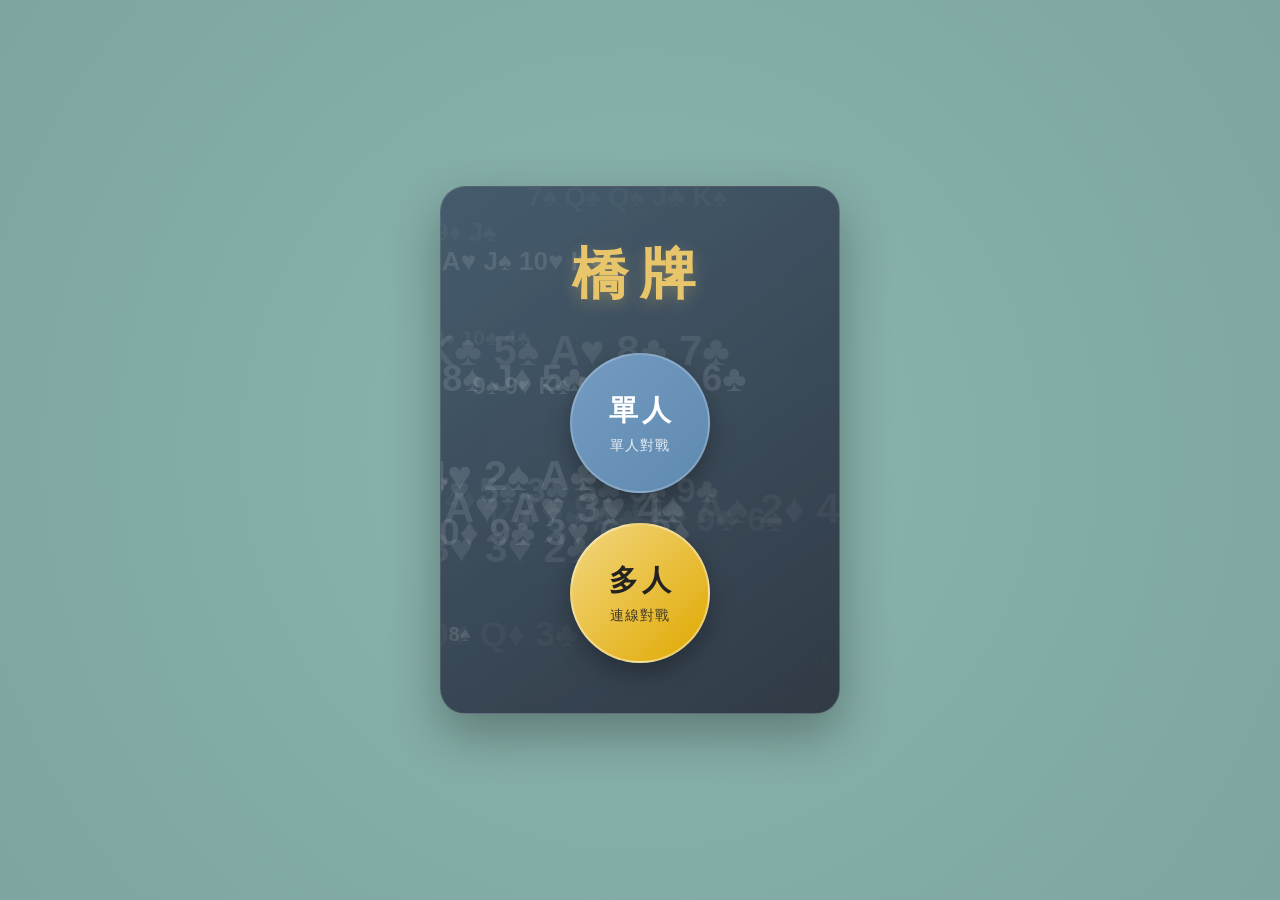
<file: index.html>
<!DOCTYPE html>
<html lang="zh-Hant">
<head>
    <meta charset="UTF-8">
    <meta name="viewport" content="width=device-width, initial-scale=1.0, maximum-scale=1.0, user-scalable=no">
    <title>橋牌 - 入口</title>
    
    <link rel="stylesheet" href="css/main.css">
</head>
<body>

    <div class="main-menu">
        <div class="menu-card">
            <div id="card-stream-container"></div>
            <div class="title-area">
                <h1>橋牌</h1>
            </div>

            <div class="button-group">
                
                <button class="circle-btn btn-single" onclick="window.location.href='one_people.html'">
                    <span class="main-text">單人</span>
                    <span class="sub-text">單人對戰</span>
                </button>

                <button class="circle-btn btn-multi" onclick="window.location.href='lobby.html'">
                    <span class="main-text">多人</span>
                    <span class="sub-text">連線對戰</span>
                </button>

            </div>
        </div>
    </div>

    <script src="js/index.js"></script>
</body>
</html>
</file>
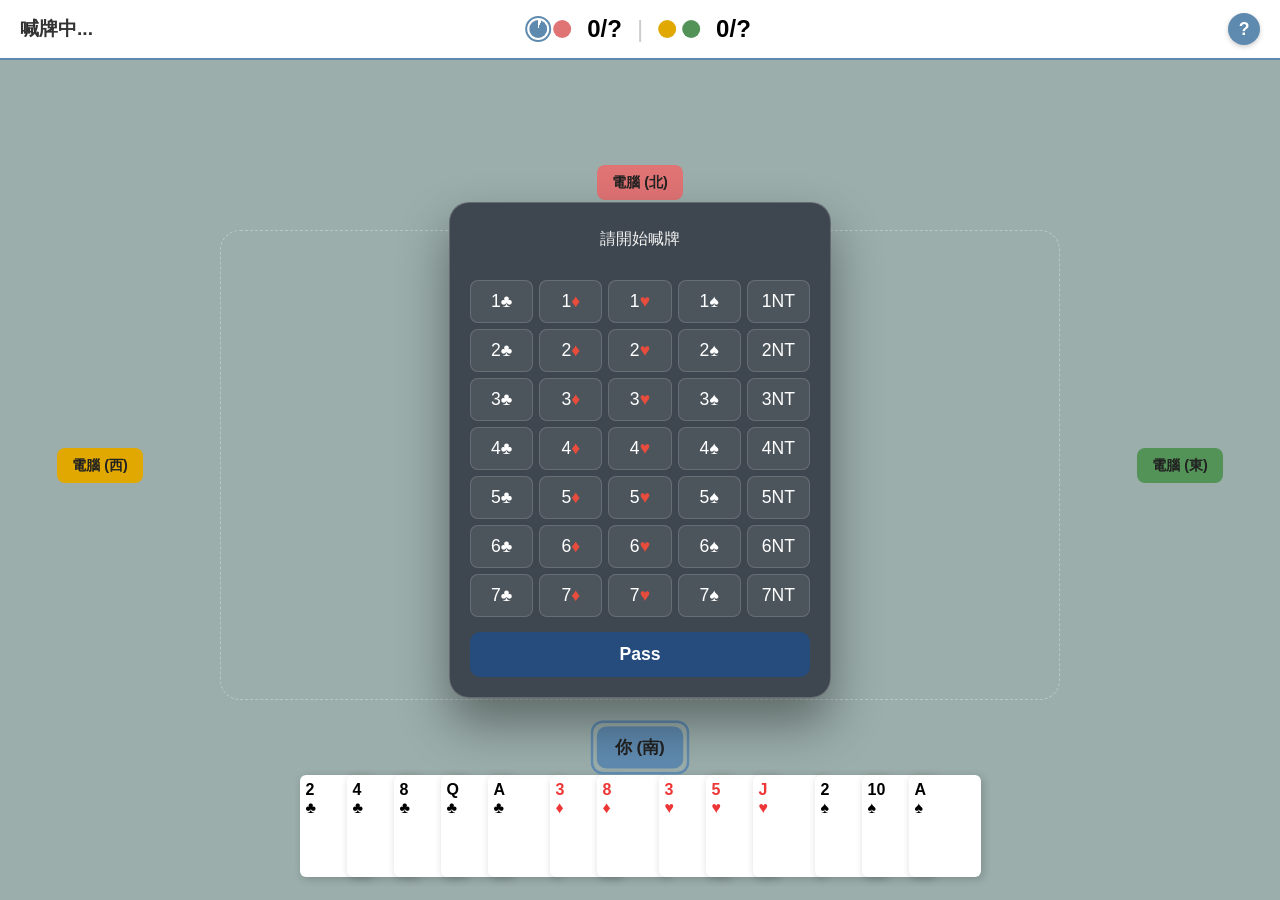
<file: one_people.html>
<!DOCTYPE html>
<html lang="zh-Hant">
<head>
    <meta charset="UTF-8">
    <meta name="viewport" content="width=device-width, initial-scale=1.0, maximum-scale=1.0, user-scalable=no">
    <title>橋牌單人模式 - 專業競技版</title>
    <link rel="stylesheet" href="css/main.css">
    <link rel="stylesheet" href="css/game.css">
</head>
<body>

    <div id="loading" class="waiting-overlay">
        <h2>遊戲準備中... 洗牌發牌中...</h2>
    </div>

<div class="top-nav-bar">
        
        <div class="game-status nav-left">
            <span id="contract-display">喊牌中...</span> 
        </div>

        <div class="teams-container nav-center">
            <div class="team-info">
                <div class="dot bg-blue" id="dot-south"></div>
                <div class="dot bg-red" id="dot-north"></div>
                <span class="team-text" id="score-ns-text"> 0/?</span>
            </div>
            
            <span class="nav-divider">|</span>
            
            <div class="team-info">
                <div class="dot bg-yellow" id="dot-west"></div>
                <div class="dot bg-green" id="dot-east"></div>
                <span class="team-text" id="score-ew-text"> 0/?</span>
            </div>
        </div>
        
        <div class="nav-right">
            <button id="btn-rules" class="btn-rules">?</button>
        </div>

    </div>

    <div id="rules-overlay" class="rules-modal">
        <h3 style="margin-top:0; color:var(--premium-gold); text-align:center;">遊戲規則</h3>
        <ul style="padding-left: 20px; line-height: 1.6; font-size: 0.95rem; margin-bottom:0;">
            <li><b>喊牌階段</b>：依序出價，最高者成為莊家，決定王牌花色。</li>
            <li><b>打牌階段</b>：必須跟隨第一家打出的花色。無該花色時才可出其他牌或王牌。</li>
            <li><b>王牌最大</b>：若有人出王牌，則王牌點數最大者贏得該墩。</li>
            <li><b>勝利方式</b>：達到指定墩數時，立即勝利。</li>
            <li><b>燒線機制</b>：時間到時，系統將自動幫你出牌！</li>
        </ul>
    </div>

    <div id="bidding-modal">
        <div id="bidding-history">等待喊牌...</div>
        <div class="bid-grid" id="bid-buttons-container"></div>
        <button class="bid-btn pass-btn" id="btn-pass" onclick="submitBid('Pass')">Pass</button>
    </div>

    <div class="table-container">
        
        <div class="player-slot pos-top">
            <div class="player-info" id="label-top">等待中...</div>
            <div class="trick-pile pile-top" id="pile-top">0</div>
        </div>
        
        <div class="player-slot pos-left">
            <div class="player-info" id="label-left">等待中...</div>
            <div class="trick-pile pile-left" id="pile-left">0</div>
        </div>
        
        <div class="center-field" id="table-center">
            <div class="play-slot slot-north" id="slot-north"></div>
            <div class="play-slot slot-west" id="slot-west"></div>
            <div class="play-slot slot-east" id="slot-east"></div>
            <div class="play-slot slot-south" id="slot-south"></div>
        </div>
        
        <div class="player-slot pos-right">
            <div class="player-info" id="label-right">等待中...</div>
            <div class="trick-pile pile-right" id="pile-right">0</div>
        </div>
        
        <div class="player-slot pos-bottom">
            <div class="player-info" id="label-bottom">- (你)</div>
            <div class="trick-pile pile-bottom" id="pile-bottom">0</div>
            <div class="hand-area" id="my-hand"></div>
        </div>
        
    </div>

    <div id="victory-overlay">
        <div class="victory-card">
            <h1 id="victory-title">Victory</h1>
            
            <div class="v-teams-container">
                <div class="v-team-info">
                    <div class="dot bg-blue"></div>
                    <div class="dot bg-red"></div>
                    <span class="v-team-text" id="v-score-ns-text">1/13</span>
                </div>
                
                <span class="v-nav-divider">|</span>
                
                <div class="v-team-info">
                    <div class="dot bg-yellow"></div>
                    <div class="dot bg-green"></div>
                    <span class="v-team-text" id="v-score-ew-text">1/1</span>
                </div>
            </div>

            <div class="v-review-container">
                <div class="v-review-scrollarea" id="review-scrollarea">    
                </div>
            </div>
            
            <button class="btn-action btn-again" id="btn-again" onclick="setupNewDeck()">再來一場</button>
            <button id="btn-lobby" class="btn-lobby" onclick="window.location.href='index.html'">回主畫面</button>
        </div>
    </div>
    
    <script src="js/bridge_rule.js"></script>
    <script src="js/computer.js"></script>
    <script src="js/one_people.js"></script>
</body>
</html>
</file>
<file: css/main.css>
/* ==========================================
   橋牌大廳 - 入口樣式 (index.css)
   包含：純淨架構、莫蘭迪灰湖綠底色、上下圓形雙按鈕
========================================== */

:root {
    /* 🌟 完美同步 game.css 的莫蘭迪色系 */
    --premium-bg: #7EA59F;      /* 灰湖綠底色 */
    --premium-dark: #2c3440;    /* 質感深藍灰 */
    --premium-gold: #e8c56a;    /* 柔和金 */
    --text-soft: #f0f0f0;
    
    /* 四家專屬顏色 (用於按鈕搭配) */
    --team-blue: #5F8AAF;       /* 丹寧藍 */
    --team-yellow: #E0A800;     /* 琥珀黃 */
}

body, html {
    height: 100%; margin: 0;
    overflow: hidden;
    font-family: "PingFang TC", "Microsoft JhengHei", sans-serif;
    /* 🌟 同步遊戲桌面的微立體漸層背景 */
    background: radial-gradient(circle, #8bb5af 0%, #7EA59F 100%);
    color: var(--text-soft);
}

.main-menu {
    display: flex; flex-direction: column;
    justify-content: center; align-items: center;
    height: 100dvh;
    padding: 20px;
    box-sizing: border-box;
}

/* 🌟 尊爵卡片容器 (莫蘭迪深色毛玻璃) */
.menu-card {
    background: linear-gradient(145deg, rgba(58, 77, 99, 0.85) 0%, rgba(44, 52, 64, 0.95) 100%);
    border-radius: 25px;
    border: 1px solid rgba(255, 255, 255, 0.15);
    padding: 50px 30px;
    box-shadow: 0 20px 50px rgba(0,0,0,0.3);
    backdrop-filter: blur(10px);
    
    display: flex;
    flex-direction: column;
    align-items: center;
    gap: 40px; 
    width: 100%;
    max-width: 400px;
    box-sizing: border-box;
}

/* 標題區 */
.title-area { text-align: center; }
.title-area h1 { 
    font-size: 3.5rem; 
    color: var(--premium-gold); 
    margin: 0; 
    letter-spacing: 12px; 
    font-weight: 900; 
    text-shadow: 0 5px 15px rgba(232, 197, 106, 0.3);
}

/* 🌟 按鈕區：上下垂直置中排列 */
.button-group { 
    display: flex;
    flex-direction: column;
    align-items: center;
    gap: 30px; 
    width: 100%;
}

/* 🌟 圓形大按鈕基礎設計 */
.circle-btn {
    width: 140px;       /* 寬高相等，形成正圓 */
    height: 140px;
    border-radius: 50%; 
    border: none;
    display: flex;
    flex-direction: column;
    justify-content: center;
    align-items: center;
    cursor: pointer;
    transition: all 0.3s cubic-bezier(0.25, 0.8, 0.25, 1.2); /* 微彈跳動畫 */
    box-shadow: 0 10px 25px rgba(0, 0, 0, 0.3);
    text-decoration: none;
}

/* 滑鼠移上去的浮起特效 */
.circle-btn:hover {
    transform: translateY(-5px) scale(1.05);
}

/* 點擊壓下的特效 */
.circle-btn:active {
    transform: translateY(2px) scale(0.95);
    box-shadow: 0 5px 10px rgba(0, 0, 0, 0.3);
}

/* 圓形按鈕內的文字 */
.circle-btn .main-text {
    font-size: 1.8rem;
    font-weight: bold;
    letter-spacing: 4px;
    margin-bottom: 5px;
    margin-right: -4px; /* 修正 letter-spacing 造成的視覺不置中 */
}

.circle-btn .sub-text {
    font-size: 0.9rem;
    opacity: 0.85;
    letter-spacing: 1px;
}

/* 🌟 單人模式按鈕 (套用南家的丹寧藍) */
.btn-single {
    background: linear-gradient(135deg, #749bc2, var(--team-blue));
    color: white;
    border: 2px solid rgba(255,255,255,0.2);
}
.btn-single:hover {
    box-shadow: 0 12px 30px rgba(95, 138, 175, 0.5);
}

/* 🌟 多人模式按鈕 (套用西家的琥珀黃) */
.btn-multi {
    background: linear-gradient(135deg, #f2d780, var(--team-yellow));
    color: #222; /* 黃色底配深色字才清楚 */
    border: 2px solid rgba(255,255,255,0.4);
}
.btn-multi:hover {
    box-shadow: 0 12px 30px rgba(224, 168, 0, 0.4);
}
/* ==========================================
   🌟 背景撲克牌流動特效
========================================== */

/* 1. 確保卡片可以關住特效，牌不會跑到湖綠色背景上 */
.menu-card {
    position: relative; 
    overflow: hidden; 
}

/* 2. 確保原本的標題跟按鈕不會被撲克牌蓋住 */
.title-area, .button-group {
    position: relative;
    z-index: 1; 
}

/* 3. 特效容器設定 */
#card-stream-container {
    position: absolute;
    top: 0; left: 0; width: 100%; height: 100%;
    z-index: 0; /* 墊在文字底下，背景之上 */
    pointer-events: none; /* 絕對不能擋到滑鼠點擊 */
}

/* 4. 單條撲克牌流的基礎樣式 */
.floating-card-stream {
    position: absolute;
    font-size: 1.8rem;
    font-weight: bold;
    color: rgb(255, 255, 255); /* 非常低調的半透明白色，不搶戲 */
    white-space: nowrap;
}

/* 5. 動畫：由左上到右下 */
@keyframes flow-diagonal {
    0% { transform: translate(-50%, -50%) rotate(25deg); opacity: 0; }
    10% { opacity: 1; }
    90% { opacity: 1; }
    100% { transform: translate(150%, 150%) rotate(25deg); opacity: 0; }
}

/* 6. 動畫：正左到正右 */
@keyframes flow-horizontal {
    0% { transform: translateX(-50%); opacity: 0; }
    10% { opacity: 1; }
    90% { opacity: 1; }
    100% { transform: translateX(150%); opacity: 0; }
}

/* 針對小螢幕手機微調 */
@media screen and (max-width: 380px) {
    .title-area h1 { font-size: 2.8rem; letter-spacing: 8px; }
    .menu-card { padding: 30px 20px; gap: 30px; }
    .circle-btn { width: 120px; height: 120px; }
    .circle-btn .main-text { font-size: 1.5rem; }
    .circle-btn .sub-text { font-size: 0.8rem; }
}
</file>
<file: css/game.css>
/* ==========================================
   橋牌單人模式 - 專業競技版 CSS
   包含：灰湖綠質感底色、專屬四家配色、絕對置中導覽列、時鐘燒線
========================================== */

/* --- 0. 全域變數設定 (莫蘭迪灰湖綠特調版) --- */
:root {
    --best-glow: #f0d086;       
    --premium-gold: #e8c56a;    /* 配合黃色的柔和質感金 */
    --premium-dark: #2c3440;    /* 彈窗使用的深藍灰色，與湖綠底色完美對比 */
    
    /* 🌟 指定底色：灰湖綠 */
    --premium-bg: #9baeab;      
    
    --text-soft: #f0f0f0;
    --text-muted: #a6b3c9;
    
    --bg-light: #ffffff;        /* 導覽列：純白 */
    --line-purple: #5F8AAF;     /* UI 按鈕主色：借用丹寧藍來達到畫面統一 */
    
    /* 🌟 指定四家專屬顏色 */
    --team-blue: #5F8AAF;       /* 南家：丹寧藍 */
    --team-red: #E07374;        /* 北家：珊瑚粉 */
    --team-yellow: #E0A800;     /* 西家：琥珀黃 */
    --team-green: #539357;      /* 東家：海綠色 */
}

/* --- 1. 基礎環境設定 --- */
body, html { 
    overflow: hidden; 
    background-color: var(--premium-bg); 
    height: 100%; 
    width: 100%;
    margin: 0; padding: 0;
    font-family: "PingFang TC", "Microsoft JhengHei", sans-serif;
}
.waiting-overlay { 
    position: fixed; top: 0; left: 0; width: 100%; height: 100%; 
    background: rgba(44, 52, 64, 0.95); display: flex; flex-direction: column; 
    justify-content: center; align-items: center; z-index: 1000; color: white;
}

/* ==========================================
   2. 頂部導覽列 (絕對置中版 + 規則按鈕)
========================================== */
.top-nav-bar {
    position: absolute; top: 0; left: 0; width: 100%; height: 60px;
    background: var(--bg-light); 
    border-bottom: 2px solid var(--line-purple);
    display: flex; align-items: center;
    padding: 0 20px; box-sizing: border-box;
    color: #000; z-index: 9999;
}

/* 導覽列左右與置中排版 */
.nav-left { flex: 1; display: flex; justify-content: flex-start; }
.nav-right { flex: 1; display: flex; justify-content: flex-end; align-items: center; }
.nav-center {
    position: absolute; left: 50%; transform: translateX(-50%);
    display: flex; align-items: center; justify-content: center;
}

/* 導覽列文字與隱藏舊版 */
.game-status { display: flex; align-items: center; font-size: 1.2rem; color: #333; font-weight: bold; }
.team-info { display: flex; align-items: center; }
.nav-divider { color: #ccc; margin: 0 15px; font-weight: 300; font-size: 1.5rem; }
.team-text { margin-left: 10px; font-size: 1.5rem; font-weight: bold; }
.status-bar { display: none !important; } 

/* 規則按鈕與浮窗 */
.btn-rules {
    width: 32px; height: 32px; border-radius: 50%;
    background-color: var(--line-purple); color: white; border: none;
    font-weight: bold; font-size: 1.1rem; cursor: pointer;
    box-shadow: 0 2px 5px rgba(0,0,0,0.2); transition: transform 0.2s, background 0.2s;
    display: flex; justify-content: center; align-items: center;
}
.btn-rules:active, .btn-rules:hover { background-color: var(--premium-gold); transform: scale(1.1); }

.rules-modal {
    display: none; position: fixed; top: 65px; right: 15px;
    width: 280px; background: rgba(44, 52, 64, 0.95);
    border: 2px solid var(--premium-gold); border-radius: 12px;
    padding: 15px; color: white; z-index: 100000;
    box-shadow: 0 10px 30px rgba(0,0,0,0.5); backdrop-filter: blur(10px);
    pointer-events: none; 
}

/* 導覽列圓點與閃爍 */
.dot { width: 18px; height: 18px; border-radius: 50%; border: none; margin-right: 6px; position: relative; }
.bg-blue { background-color: var(--team-blue); }
.bg-red { background-color: var(--team-red); }
.bg-yellow { background-color: var(--team-yellow); }
.bg-green { background-color: var(--team-green); }

/* 時鐘燒線圓餅特效 */
.dot.burning { 
    background-image: conic-gradient(white var(--burn-pct, 0%), transparent var(--burn-pct, 0%)); 
}

.dot-active { z-index: 10; }
.dot-active::after {
    content: ''; position: absolute;
    top: -4px; left: -4px; right: -4px; bottom: -4px; 
    border-radius: 50%; border: 2px solid; 
    animation: ring-blink 0.6s infinite alternate; 
}
.dot-active#dot-south::after { border-color: var(--team-blue); }
.dot-active#dot-north::after { border-color: var(--team-red); }
.dot-active#dot-west::after { border-color: var(--team-yellow); }
.dot-active#dot-east::after { border-color: var(--team-green); }

/* ==========================================
   3. 桌面佈局與玩家資訊框
========================================== */
.table-container { 
    display: grid; width: 100%; height: calc(100% - 60px); margin-top: 60px; 
    
    background: var(--premium-bg); 
    
    grid-template-columns: 200px 1fr 200px; grid-template-rows: 150px 1fr 180px; 
    box-sizing: border-box;
}
.player-slot { position: relative; display: flex; flex-direction: column; justify-content: center; align-items: center; width: 100%; }

.pos-top { grid-column: 2; grid-row: 1; align-self: end; }
.pos-bottom { grid-column: 2; grid-row: 3; align-self: start; }
.pos-left { grid-column: 1; grid-row: 2; }
.pos-right { grid-column: 3; grid-row: 2; }

/* 玩家名字框 */
.player-info { 
    padding: 8px 15px; border-radius: 8px; font-size: 0.9rem; margin: 10px; 
    text-align: center; z-index: 10; transition: all 0.5s ease;
    font-weight: bold; text-shadow: none; position: relative; 
}
#label-top { background-color: var(--team-red); color: #222; }
#label-bottom { background-color: var(--team-blue); color: #222; }
#label-left { background-color: var(--team-yellow); color: #222; } /* 琥珀黃很亮，保持深色字 */
#label-right { background-color: var(--team-green); color: #222; }

.active-turn { transform: scale(1.2); }
.active-turn::after {
    content: ''; position: absolute;
    top: -5px; left: -5px; right: -5px; bottom: -5px; 
    border-radius: 10px; border: 2px solid; 
    animation: ring-blink 0.6s infinite alternate; 
}
#label-top.active-turn::after { border-color: var(--team-red); }   
#label-bottom.active-turn::after { border-color: var(--team-blue); } 
#label-left.active-turn::after { border-color: var(--team-yellow); }   
#label-right.active-turn::after { border-color: var(--team-green); } 

@keyframes ring-blink {
    0% { opacity: 0; transform: scale(0.85); } 
    100% { opacity: 1; transform: scale(1); }  
}

/* ==========================================
   4. 中央戰場與出牌槽位
========================================== */
.center-field {
    grid-column: 2; grid-row: 2; position: relative; 
    /* 🌟 在湖綠底色上，白色虛線稍微加深透明度會更好看 */
    border: 1px dashed rgba(255,255,255,0.3); 
    margin: 20px; border-radius: 20px;
}
.play-slot {
    position: absolute; width: 60px; height: 90px;
    border: 1px dashed rgba(255,255,255,0.3); border-radius: 6px;
    display: flex; justify-content: center; align-items: center;
}
.slot-north  { top: 5%; left: 50%; transform: translateX(-50%); }
.slot-south  { bottom: 5%; left: 50%; transform: translateX(-50%); }
.slot-west   { left: 40%; top: 50%; transform: translateY(-50%); }
.slot-east   { right: 40%; top: 50%; transform: translateY(-50%); }

/* ==========================================
   5. 卡片、手牌與動畫特效
========================================== */
.hand-area { 
    display: flex; justify-content: center; align-items: center; 
    width: 100%; height: 100%; padding: 0 10px; box-sizing: border-box; 
    --overlap: -25px; --suit-gap: 15px; 
}
.card { 
    width: 60px; height: 90px; background: #ffffff; border-radius: 6px; 
    box-shadow: 2px 2px 8px rgba(0,0,0,0.2); color: black; 
    display: flex; flex-direction: column; padding: 6px; font-weight: bold; 
    cursor: pointer; user-select: none; position: relative;
    margin-left: calc(var(--overlap) * var(--card-count-factor, 1));
    transition: transform 0.25s cubic-bezier(0.18, 0.89, 0.32, 1.28), margin-left 0.4s ease-out, filter 0.3s, opacity 0.3s;
}
.card:first-child { margin-left: 0 !important; }
.card.red { color: rgb(238, 54, 54); } 
.card.suit-gap { margin-left: calc((var(--overlap) * var(--card-count-factor, 1)) + var(--suit-gap)) !important; }

/* 狀態卡片 */
.card.selected { transform: translateY(-45px) scale(1.15) !important; z-index: 1000 !important; border: 2px solid var(--premium-gold); box-shadow: 0 15px 30px rgba(0,0,0,0.4); }
.card.disabled { 
    opacity: 0.45; /* 讓整張牌變半透明 */
    filter: brightness(0.85); /* 稍微調暗，但絕不使用灰階，確保紅色鮮豔 */
    pointer-events: none; /* 禁用點擊 */
    transform: translateY(15px); /* 保持下沉效果 */
    box-shadow: none; 
}
/* 出牌與收牌動畫 */
.table-card { 
    position: absolute !important; top: 0; left: 0; margin: 0 !important;
    animation: card-drop 0.4s cubic-bezier(0.175, 0.885, 0.32, 1.275) forwards;
}
.card.flying { 
    transition: all 0.6s cubic-bezier(0.5, 0, 0.5, 1); 
    position: fixed !important; z-index: 9999 !important; pointer-events: none;
}
@keyframes card-drop {
    0% { transform: scale(1.5); opacity: 0; box-shadow: 0 20px 40px rgba(0,0,0,0.3); }
    100% { transform: scale(1); opacity: 1; box-shadow: 2px 2px 8px rgba(0,0,0,0.2); }
}

/* 最強牌心跳縮放特效 */
.best-card {
    border: none !important; box-shadow: none !important; z-index: 100 !important; 
    animation: best-heartbeat 1s infinite ease-in-out; 
}
@keyframes best-heartbeat {
    0%   { transform: scale(1); }
    25%  { transform: scale(1.15); } 
    50%  { transform: scale(1); }
    100% { transform: scale(1); }
}

/* ==========================================
   6. 喊牌面板 (Bidding Modal)
========================================== */
#bidding-modal {
    position: absolute; top: 50%; left: 50%; transform: translate(-50%, -50%);
    background: rgba(57, 65, 74, 0.95) ;
    border: 1px solid rgba(255, 255, 255, 0.2); border-radius: 20px; padding: 20px; z-index: 2000; 
    color: var(--text-soft); text-align: center;
    box-shadow: 0 25px 50px rgba(0, 0, 0, 0.4); backdrop-filter: blur(15px);
    width: 340px; max-width: 85vw;
}
#bidding-history { display: flex; flex-wrap: wrap; justify-content: center; align-items: center; gap: 8px; margin-bottom: 25px; line-height: 2; }
.bid-grid { display: grid; grid-template-rows: repeat(7, 1fr); grid-template-columns: repeat(5, 1fr); gap: 6px; margin-bottom: 15px; }
.bid-btn { padding: 10px 5px; background: rgba(255,255,255,0.08); border: 1px solid rgba(255,255,255,0.15); color: white; border-radius: 8px; cursor: pointer; transition: 0.2s; font-size: 1.1rem;}
.bid-btn:disabled { opacity: 0.2; filter: grayscale(100%); }

/* 🌟 Pass 按鈕改為純色 */
.pass-btn { 
    width: 100%; 
    background-color: rgba(35, 76, 126, 0.95); /* 改成純色丹寧藍 */
    border: none; padding: 12px; font-size: 1.1rem; 
    border-radius: 10px; color: white; font-weight: bold; 
    cursor: pointer; transition: 0.2s;
}
.pass-btn:active { transform: scale(0.95); opacity: 0.8; }
/* ==========================================
   7. 勝利結算與質感復盤
========================================== */
#victory-overlay { 
    position: fixed; top: 0; left: 0; width: 100vw; height: 100vh; 
    background: rgba(0, 0, 0, 0.6); display: none; justify-content: center; align-items: center; 
    z-index: 3000; backdrop-filter: blur(8px); opacity: 0; transition: opacity 1s; 
}
#victory-overlay.show { display: flex; opacity: 1; }
.victory-card { 
    background: linear-gradient(145deg, rgba(58, 77, 99, 0.95) 0%, rgba(44, 52, 64, 0.98) 100%);
    border: 2px solid var(--premium-gold); border-radius: 20px; 
    padding: 30px 20px 25px; text-align: center; color: white; 
    box-shadow: 0 10px 40px rgba(0,0,0,0.5); width: 320px; max-width: 90vw;
    animation: popInAndGlow 0.8s forwards; 
}

@keyframes popInAndGlow {
    0% { transform: scale(0.8); opacity: 0; }
    100% { transform: scale(1); opacity: 1; box-shadow: 0 0 40px rgba(232, 197, 106, 0.25); }
}

#victory-title { font-size: 3.2rem; margin: 0 0 15px 0; font-weight: 900; letter-spacing: 2px; }

/* 極簡分數板 */
.v-teams-container { 
    display: flex; align-items: center; justify-content: center; 
    background: rgba(0,0,0,0.25); border-radius: 12px; padding: 12px; margin-bottom: 20px;
    border: 1px solid rgba(255,255,255,0.08);
}
.v-team-info { display: flex; align-items: center; }
.v-team-text { margin-left: 8px; font-size: 1.5rem; font-weight: bold; color: white; }
.v-nav-divider { color: #888; margin: 0 12px; font-weight: 300; font-size: 1.5rem; }

/* 復盤區域 */
.v-review-container { background: rgba(0,0,0,0.2); border-radius: 12px; padding: 15px; margin-bottom: 25px; text-align: left; }
.v-review-title { font-size: 1.1rem; color: #cbd5e1; font-weight: bold; margin: 0 0 12px 0; letter-spacing: 1px; }
.v-review-scrollarea { height: 250px; overflow-y: scroll; padding-right: 5px; }
.v-review-scrollarea::-webkit-scrollbar { width: 5px; }
.v-review-scrollarea::-webkit-scrollbar-track { background: rgba(255,255,255,0.05); border-radius: 3px; }
.v-review-scrollarea::-webkit-scrollbar-thumb { background: rgba(232, 197, 106, 0.5); border-radius: 3px; }

.v-trick-row { display: flex; align-items: center; margin-bottom: 12px; }
.v-trick-row:last-child { margin-bottom: 0; }
.v-trick-label { width: 30px; font-size: 1.1rem; font-weight: bold; color: #a6b3c9; margin-right: 10px; }
.v-trick-cards { display: flex; gap: 6px; align-items: center; }

.mini-card {
    width: 50px; height: 75px; background: white; border-radius: 5px; color: black; font-weight: bold; 
    font-size: 1.2rem; display: flex; flex-direction: column; padding: 4px; box-sizing: border-box;
    box-shadow: 2px 2px 5px rgba(0,0,0,0.2); border: 2px solid transparent; transition: transform 0.2s; 
}
.mini-card span { font-size: 0.9rem; margin-top: -2px; }
.mini-card span.red { color: var(--team-red); } 
.mini-card.winner-card { transform: scale(1.15); z-index: 5; }
.mini-card.border-south { border-color: var(--team-blue) !important; }
.mini-card.border-north { border-color: var(--team-red) !important; }
.mini-card.border-west { border-color: var(--team-yellow) !important; }
.mini-card.border-east { border-color: var(--team-green) !important; }

.victory-buttons {
    display: flex;
    gap: 10px; /* 兩個按鈕中間的縫隙 */
    width: 100%;
    margin-top: 15px;
}

/* 主按鈕：再來一場 (佔 2/3) */
.btn-again { 
    flex: 2; /* 比例佔 2 */
    background: var(--premium-gold); 
    color: #222; 
    border: none; 
    padding: 12px; 
    font-size: 1.2rem; 
    border-radius: 8px; /* 稍微方正一點的方框 */
    font-weight: bold; 
    cursor: pointer; 
    transition: 0.2s;
}
.btn-again:active { transform: scale(0.95); }
.btn-again:disabled { opacity: 0.6; cursor: not-allowed; }

/* 副按鈕：重新分隊 (佔 1/3) */
.btn-lobby {
    flex: 1; /* 比例佔 1 */
    background: rgba(255, 255, 255, 0.1); /* 低調的半透明底色 */
    color: white;
    border: 1px solid rgba(255, 255, 255, 0.3); /* 加個邊框提升方框質感 */
    padding: 12px;
    font-size: 1rem; /* 字體稍微小一點點，區分主次 */
    border-radius: 8px;
    font-weight: bold;
    cursor: pointer;
    transition: 0.2s;
}
.btn-lobby:active { transform: scale(0.95); background: rgba(255, 255, 255, 0.2); }

/* ==========================================
   🌟 吃牌堆與燒線機制 (記牌器)
========================================== */
.trick-pile { 
    position: absolute; width: 30px; height: 45px; 
    border-radius: 6px; display: none; 
    justify-content: center; align-items: center; 
    font-weight: bold; z-index: 5; font-size: 1.1rem; 
    
    /* 🌟 拿掉原本死板的金框黑底，改用輕微的玻璃陰影感 */
    color: white;
    box-shadow: 0 4px 8px rgba(0,0,0,0.3);
    border: 1px solid rgba(255,255,255,0.3);
}

/* 🌟 分別為四個方位的記牌器套用專屬隊伍色！ */
#pile-top { background-color: var(--team-red); }
#pile-bottom { background-color: var(--team-blue); }
#pile-left { background-color: var(--team-yellow); }
#pile-right { background-color: var(--team-green); }

/* 位置設定 (保持不變) */
.pile-top { top: 5px; left: 5px; }
.pile-bottom { bottom: 105px; right: 10px; }
.pile-left { bottom: 95px; right: 5px; }
.pile-right { top: 95px; left: 5px; }

/* ========================================================= */
/* 📱 8. 響應式：手機「直式 (Portrait)」修正 */
/* ========================================================= */
@media screen and (max-width: 900px) and (orientation: portrait) {
    .table-container { 
        grid-template-columns: 12% 76% 12%; grid-template-rows: 10dvh 1fr 22dvh; 
        height: calc(100% - 50px); margin-top: 50px;
    }
    .pos-left .player-info, .pos-right .player-info { writing-mode: vertical-lr; padding: 8px 4px; font-size: 0.7rem; margin: 0; }
    .center-field { margin: 10px 2%; gap: 10px; }

    /* 手機直式：槽位大小與位置校正 */
    .play-slot { width: 40px !important; height: 60px !important; }
    .slot-north  { top: 20% !important; left: 50% !important; transform: translateX(-50%); }
    .slot-south  { bottom: 20% !important; left: 50% !important; transform: translateX(-50%); }
    .slot-west   { left: 30% !important; top: 50% !important; transform: translateY(-50%); }
    .slot-east   { right: 30% !important; top: 50% !important; transform: translateY(-50%); }

    .hand-area { width: 100%; padding: 0; --overlap: -5.5vw; --suit-gap: 3.5vw; }
    .card { width: 11.5vw; max-width: 48px; height: 17vw; max-height: 72px; font-size: 0.8rem; padding: 4px; }
    .card.selected { transform: translateY(-4dvh) scale(1.1) !important; }
    .card.disabled { transform: translateY(2dvh); }

    /* 導覽列與彈窗微調 */
    .top-nav-bar { height: 50px; padding: 0 5px; }
    .team-info { font-size: 0.8rem; }
    .team-text { font-size: 1rem; margin-left: 2px; }
    .game-status { font-size: 0.8rem; gap: 5px; }
    
    #bidding-modal { width: 65vw; padding: 15px; border-radius: 12px; box-sizing: border-box; }
    .bid-grid { gap: 3px; }
    .bid-btn { padding: 8px 1px; font-size: 0.8rem; border-radius: 4px; }
    
    .victory-card { width: 90vw; padding: 25px 15px; box-sizing: border-box; }
    #victory-title { font-size: 2.2rem; }
    .rules-modal { width: 85vw; right: 5vw; top: 55px; }
    .nav-left { transform: scale(0.85); transform-origin: left center; }

    /* 1. 縮小歷史軌跡的彩色方塊 */
    #bidding-history span {
        font-size: 1rem !important;     /* 原本是 1.3rem */
        padding: 2px 8px !important;    /* 稍微縮減上下左右的內邊距 */
    }

    /* 2. 縮小歷史軌跡中間的「➔」箭頭符號 */
    #bidding-history span[style*="#95a5a6"] {
        font-size: 0.9rem !important;
        margin: 0 2px !important;
        padding: 0 !important;          /* 避免箭頭被撐開 */
        background: transparent !important; 
    }
}
</file>
